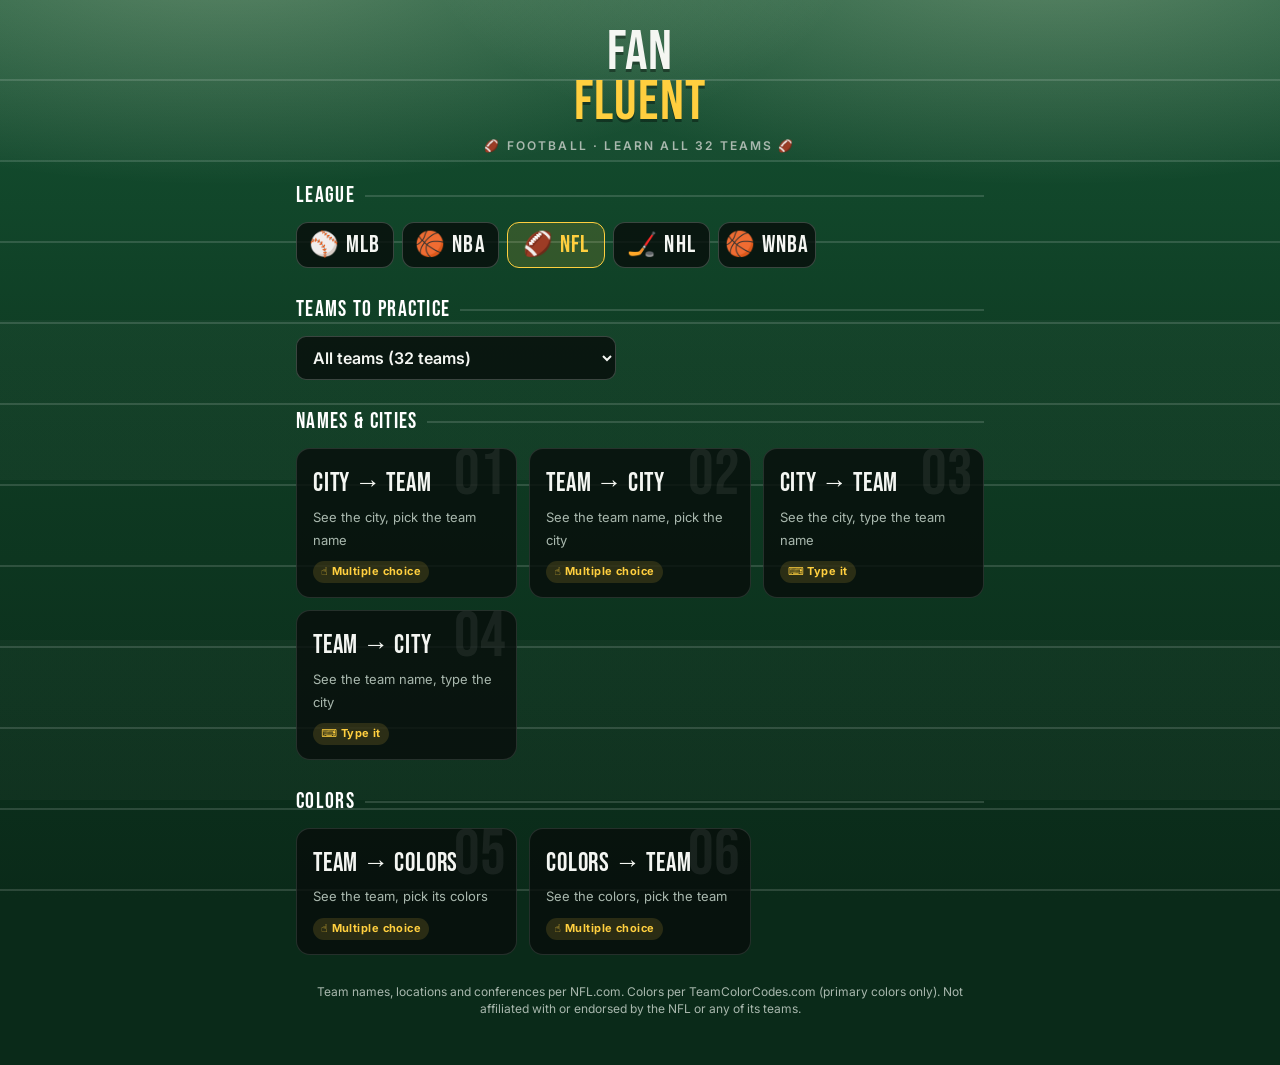
<file: index.html>
<!doctype html>
<html lang="en">
<head>
<meta charset="utf-8">
<meta name="viewport" content="width=device-width, initial-scale=1">
<title>Fan Fluent</title>
<link rel="preconnect" href="https://fonts.googleapis.com">
<link rel="preconnect" href="https://fonts.gstatic.com" crossorigin>
<link href="https://fonts.googleapis.com/css2?family=Bebas+Neue&family=Inter:wght@400;500;600;700&display=swap" rel="stylesheet">
<link rel="stylesheet" href="css/styles.css?v=3">
</head>
<body>
<div class="wrap">
  <header>
    <h1>Fan <span>Fluent</span></h1>
    <div class="sub" id="league-sub">🏈 Football · Learn all 32 teams 🏈</div>
  </header>

  <!-- HOME -->
  <section id="home">
    <div id="league-picker">
      <div class="section-label">League</div>
      <div class="leagues" id="leagues"></div>
    </div>

    <div class="section-label">Teams to practice</div>
    <select id="pool"></select>

    <div class="section-label">Names &amp; cities</div>
    <div class="modes" id="modes-nc"></div>

    <div class="section-label">Colors</div>
    <div class="modes" id="modes-c"></div>
  </section>

  <!-- QUIZ -->
  <section id="quiz" class="hidden">
    <div id="quiz-title"></div>
    <div class="scoreboard">
      <div class="sb"><small>SCORE</small><b id="sb-score">0</b></div>
      <div class="sb"><small>PLAY</small><b id="quiz-count">1/10</b></div>
      <div class="sb"><small>STREAK</small><b id="sb-streak">0</b></div>
    </div>
    <div class="field" aria-hidden="true"><span class="ball" id="ball">🏈</span></div>
    <div class="card" id="qcard">
      <div class="pop" id="pop"></div>
      <div class="prompt-label" id="prompt-label"></div>
      <div id="prompt"></div>
      <div class="hint" id="hint"></div>
      <div id="answer-area"></div>
      <div class="feedback" id="feedback"></div>
      <div class="actions">
        <button class="btn ghost" id="quit">Quit</button>
        <button class="btn ghost hidden" id="idk">IDK</button>
        <button class="btn hidden" id="submit">Check</button>
        <button class="btn hidden" id="next">Next →</button>
      </div>
    </div>
  </section>

  <!-- RESULTS -->
  <section id="results" class="hidden">
    <div class="card">
      <div id="res-title"></div>
      <div class="final">
        <small>FINAL</small>
        <div class="score" id="res-score"></div>
        <div class="grade" id="res-grade"></div>
      </div>
      <div id="res-msg" class="sub"></div>
      <ul class="missed" id="res-missed"></ul>
      <div class="actions">
        <button class="btn ghost" id="home-btn">All modes</button>
        <button class="btn ghost hidden" id="retry-missed">Practice missed</button>
        <button class="btn" id="again">Play again</button>
      </div>
    </div>
  </section>

  <footer id="credits">Team names, locations and conferences per NFL.com. Colors per TeamColorCodes.com (primary colors only). Not affiliated with or endorsed by the NFL or any of its teams.</footer>
</div>
<canvas id="confetti"></canvas>

<script src="js/leagues/mlb.js?v=3"></script>
<script src="js/leagues/nba.js?v=3"></script>
<script src="js/leagues/nfl.js?v=3"></script>
<script src="js/leagues/nhl.js?v=3"></script>
<script src="js/leagues/wnba.js?v=3"></script>
<script src="js/modes.js?v=3"></script>
<script src="js/app.js?v=3"></script>
</body>
</html>
</file>
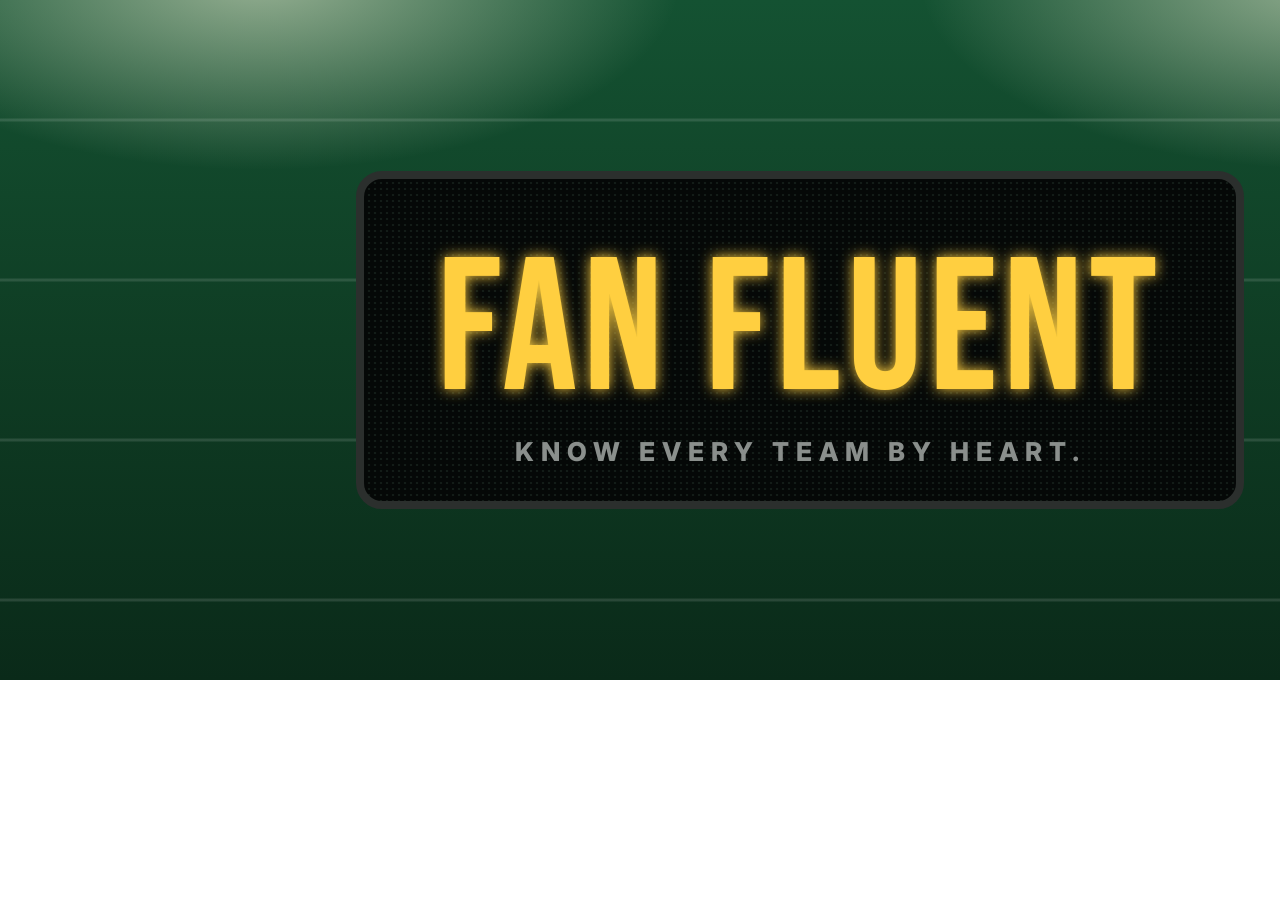
<file: brand/logo.html>
<!doctype html><html><head><meta charset="utf-8">
<title>Fan Fluent logo</title>
<!-- Source for brand/logo.png (1600x680). Re-render: headless Chrome, --window-size=1600,680, then screenshot. -->
<link href="https://fonts.googleapis.com/css2?family=Bebas+Neue&family=Inter:wght@600;800&display=block" rel="stylesheet">
<style>html,body{margin:0}svg{display:block}.bebas{font-family:"Bebas Neue",Impact,sans-serif}.inter{font-family:Inter,sans-serif}</style>
</head><body><svg width="1600" height="680" viewBox="0 0 1600 680" xmlns="http://www.w3.org/2000/svg">
<defs>
 <linearGradient id="turf" x1="0" y1="0" x2="0" y2="1"><stop offset="0" stop-color="#145232"/><stop offset=".5" stop-color="#0f3d24"/><stop offset="1" stop-color="#0a2a19"/></linearGradient>
 <radialGradient id="flood" cx=".5" cy=".5" r=".5"><stop offset="0" stop-color="#fffbe0" stop-opacity=".55"/><stop offset="1" stop-color="#fffbe0" stop-opacity="0"/></radialGradient>
 <filter id="glow" x="-20%" y="-40%" width="140%" height="180%"><feGaussianBlur stdDeviation="7" result="b"/><feMerge><feMergeNode in="b"/><feMergeNode in="SourceGraphic"/></feMerge></filter>
 <pattern id="led" width="6" height="6" patternUnits="userSpaceOnUse"><rect width="6" height="6" fill="#050807"/><circle cx="3" cy="3" r="1.1" fill="#16201b"/></pattern>
</defs>
<rect width="1600" height="680" fill="url(#turf)"/>
<g stroke="rgba(255,255,255,.12)" stroke-width="3"><path d="M0 120 H1600 M0 280 H1600 M0 440 H1600 M0 600 H1600"/></g>
<ellipse cx="260" cy="-20" rx="420" ry="190" fill="url(#flood)"/><ellipse cx="1340" cy="-20" rx="420" ry="190" fill="url(#flood)"/>
<rect x="360" y="175" width="880" height="330" rx="22" fill="url(#led)" stroke="#2b2f2d" stroke-width="8"/>
<text x="800" y="389" text-anchor="middle" class="bebas" font-size="188" letter-spacing="6" fill="#ffcf3f" filter="url(#glow)">FAN FLUENT</text>
<text x="800" y="461" text-anchor="middle" class="inter" font-weight="800" font-size="26" letter-spacing="7" fill="#8a8f8c">KNOW EVERY TEAM BY HEART.</text>
</svg></body></html>
</file>
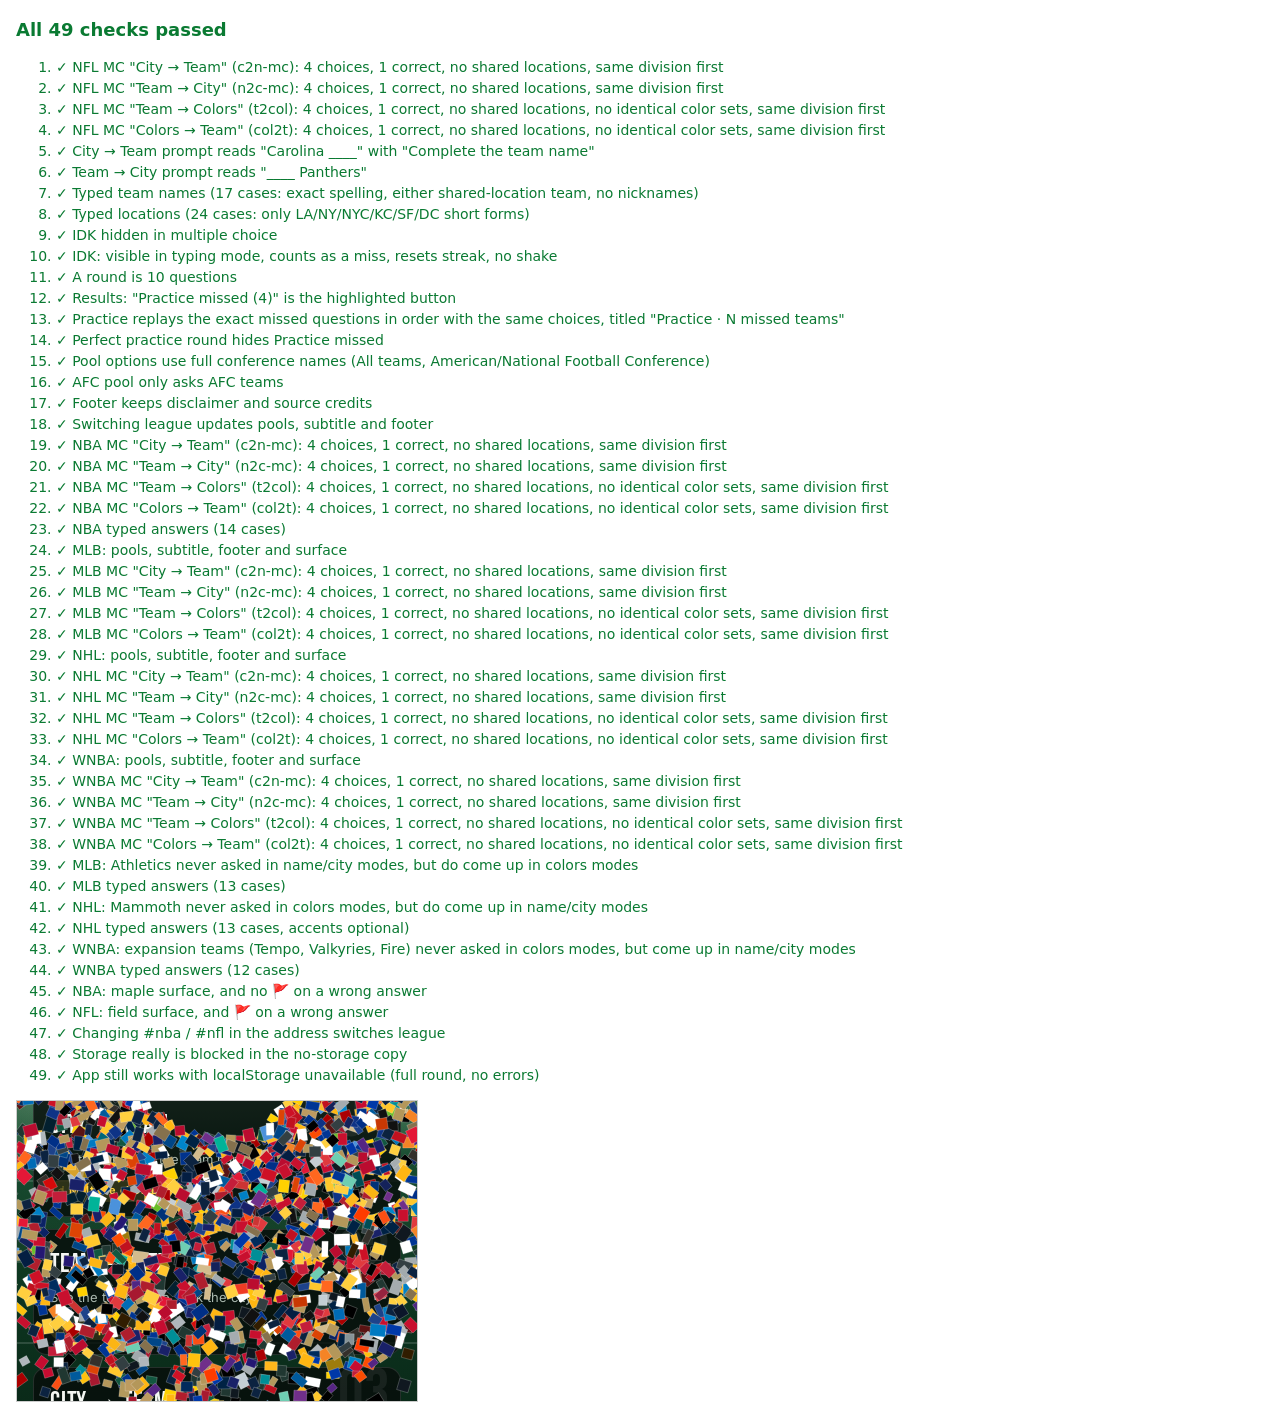
<file: tests/game-test.html>
<!doctype html>
<html lang="en">
<head>
<meta charset="utf-8">
<meta name="viewport" content="width=device-width, initial-scale=1">
<title>Fan Fluent game tests</title>
<style>
  body{font:14px/1.5 system-ui,sans-serif;margin:16px;background:#fff;color:#111}
  .pass{color:#0a7a32} .fail{color:#b00020;font-weight:600}
  #summary{font-size:18px;font-weight:700;margin-bottom:8px}
  iframe{width:400px;height:300px;border:1px solid #ccc;max-width:100%}
</style>
</head>
<body>
<!-- Serve the project folder (e.g. python3 -m http.server) and open /tests/game-test.html.
     It loads the real app in an iframe and checks the game rules from CLAUDE.md. -->
<div id="summary">Running…</div>
<ol id="log"></ol>
<iframe id="app" src="../index.html#nfl"></iframe>
<script>
const results = [];
function check(name, ok, detail){
  results.push({name, ok, detail});
  const li = document.createElement("li");
  li.className = ok ? "pass" : "fail";
  li.textContent = (ok ? "✓ " : "✗ ") + name + (ok || !detail ? "" : " — " + detail);
  document.getElementById("log").appendChild(li);
}

document.getElementById("app").onload = async () => {
  const w = document.getElementById("app").contentWindow;
  const ev = s => w.eval(s); // top-level const/let in the app's scripts are reachable through eval
  try { run(w, ev); } catch(e){ check("test runner crashed", false, e.stack || String(e)); }
  try { await runHashChange(w, ev); } catch(e){ check("hash change", false, e.stack || String(e)); }
  try { await runWithoutStorage(); } catch(e){ check("app works with storage unavailable", false, e.stack || String(e)); }
  const failed = results.filter(r=>!r.ok).length;
  document.getElementById("summary").textContent = failed ? `${failed} of ${results.length} checks failed` : `All ${results.length} checks passed`;
  document.getElementById("summary").className = failed ? "fail" : "pass";
  window.TEST_RESULTS = {passed: results.length - failed, failed, failures: results.filter(r=>!r.ok)};
};

// Loads a second copy of the app where every localStorage access throws.
async function runWithoutStorage(){
  const html = await (await fetch("../index.html")).text();
  const breakStorage = `<base href="${new URL("../", location.href)}"><script>
    window.__errors = []; addEventListener("error", e => __errors.push(e.message));
    Object.defineProperty(window, "localStorage", {get(){ throw new Error("storage blocked"); }});<\/script>`;
  const f = document.createElement("iframe");
  f.srcdoc = html.replace("<head>", "<head>" + breakStorage);
  await new Promise(r => { f.onload = r; document.body.appendChild(f); });
  const w = f.contentWindow, ev = s => w.eval(s);
  let blocked = false; try { w.localStorage; } catch(e){ blocked = true; }
  check("Storage really is blocked in the no-storage copy", blocked);
  ev("start")(ev("MODES")[0]);
  for(let i=0;i<10;i++){ ev("chooseMC")(0); ev("next")(); }
  const ok = !w.__errors.length && !w.document.getElementById("results").classList.contains("hidden");
  check("App still works with localStorage unavailable (full round, no errors)", ok, w.__errors.join("; "));
  f.remove();
}

function run(w, ev){
  const MODES = ev("MODES");
  let TEAMS = ev("TEAMS");
  const $ = id => w.document.getElementById(id);
  const colorKey = t => t.colors.map(c=>c.name).sort().join("|");
  const full = t => t.loc ? `${t.loc} ${t.name}` : t.name;
  const canPlay = (t, m) => m.group==="c" ? !!t.colors : !!t.loc;
  const team = name => TEAMS.find(t=>t.name===name);
  const mode = id => MODES.find(m=>m.id===id);
  const LEAGUES_SURFACE = Object.fromEntries(Object.values(w.LEAGUES).map(L=>[L.id, L.surface]));

  // --- multiple choice: every team, every MC mode, many shuffles (run for each league below) ---
  function mcChecks(league){
  for(const m of MODES.filter(m=>m.type==="mc")){
    const problems = [];
    const playable = TEAMS.filter(t=>canPlay(t, m));
    for(const t of playable){
      for(let r=0;r<15;r++){
        ev("start")(m, [t]);
        const opts = ev("S").opts;
        const correct = opts.filter(o=>ev("isCorrectMC")(o));
        if(opts.some(o=>!canPlay(o, m))) problems.push(`${full(t)}: shows a team that can't play this mode (${opts.map(full).join(", ")})`);
        if(opts.length!==4) problems.push(`${full(t)}: ${opts.length} choices`);
        if(correct.length!==1) problems.push(`${full(t)}: ${correct.length} correct choices`);
        if(new Set(opts.map(o=>o.loc)).size!==4) problems.push(`${full(t)}: two choices share a location (${opts.map(full).join(", ")})`);
        if(m.group==="c" && new Set(opts.map(colorKey)).size!==4) problems.push(`${full(t)}: two choices have the same color names (${opts.map(full).join(", ")})`);
        const sameDivAvail = playable.filter(o=>o!==t && o.div===t.div && o.loc!==t.loc && (m.group!=="c" || colorKey(o)!==colorKey(t))).length;
        const sameDivUsed = opts.filter(o=>o!==t && o.div===t.div).length;
        if(sameDivUsed < Math.min(3, sameDivAvail)) problems.push(`${full(t)}: didn't prefer same-division wrong answers`);
      }
    }
    check(`${league} MC "${m.title}" (${m.id}): 4 choices, 1 correct, no shared locations${m.group==="c"?", no identical color sets":""}, same division first`, !problems.length, [...new Set(problems)].slice(0,5).join("; "));
  }
  }
  mcChecks("NFL");

  // --- prompts are worded "Complete the team name" ---
  ev("start")(mode("c2n-mc"), [team("Panthers")]);
  check('City → Team prompt reads "Carolina ____" with "Complete the team name"', $("prompt").textContent.trim()==="Carolina ____" && $("prompt-label").textContent==="Complete the team name");
  ev("start")(mode("n2c-mc"), [team("Panthers")]);
  check('Team → City prompt reads "____ Panthers"', $("prompt").textContent.trim()==="____ Panthers" && $("prompt-label").textContent==="Complete the team name");

  // --- typed answers ---
  function typed(modeId, teamName, input){
    ev("start")(mode(modeId), [team(teamName)]);
    $("typed").value = input;
    ev("checkTyped")();
    return ev("S").score === 1;
  }
  const nameCases = [
    ["Packers","Packers",true], ["Packers","green bay packers",true], ["Packers","  Green   Bay  PACKERS ",true],
    ["Packers","Pack",false], ["Packers","Packer",false], ["Packers","Packers.",false], ["Packers","Pakers",false],
    ["49ers","49ers",true], ["49ers","San Francisco 49ers",true], ["49ers","Niners",false],
    ["Buccaneers","Bucs",false], ["Buccaneers","Tampa Bay Buccaneers",true],
    ["Giants","Jets",true], ["Giants","New York Jets",true], ["Rams","Chargers",true], ["Jets","Giants",true],
    ["Bills","Dolphins",false],
  ];
  const bad = nameCases.filter(([t,inp,exp])=>typed("c2n-tx",t,inp)!==exp);
  check(`Typed team names (${nameCases.length} cases: exact spelling, either shared-location team, no nicknames)`, !bad.length, bad.map(([t,i,e])=>`${t} ← "${i}" should be ${e?"accepted":"rejected"}`).join("; "));

  const locCases = [
    ["Packers","Green Bay",true], ["Packers","green  bay",true], ["Packers","Greenbay",false], ["Packers","GB",false],
    ["Rams","LA",true], ["Rams","L.A.",true], ["Chargers","Los Angeles",true],
    ["Giants","NY",true], ["Jets","NYC",true], ["Jets","N.Y.",true],
    ["Chiefs","KC",true], ["49ers","SF",true], ["Commanders","DC",true], ["Commanders","Washington DC",true], ["Commanders","Washington, D.C.",true],
    ["Eagles","Philly",false], ["Raiders","Vegas",true], ["Raiders","Las Vegas",true], ["Raiders","LV",false], ["Colts","Indy",false], ["Buccaneers","Tampa",false],
    ["Panthers","Charlotte",false], ["Patriots","Boston",false], ["Panthers","Carolina",true],
  ];
  const badLoc = locCases.filter(([t,inp,exp])=>typed("n2c-tx",t,inp)!==exp);
  check(`Typed locations (${locCases.length} cases: only LA/NY/NYC/KC/SF/DC short forms)`, !badLoc.length, badLoc.map(([t,i,e])=>`${t} ← "${i}" should be ${e?"accepted":"rejected"}`).join("; "));

  // --- IDK: typing modes only, counts as a miss, resets streak, no shake ---
  ev("start")(mode("c2n-mc"), [team("Bills")]);
  check("IDK hidden in multiple choice", $("idk").classList.contains("hidden"));
  ev("start")(mode("c2n-tx"), TEAMS.slice(0,3));
  $("typed").value = "Bills"; ev("checkTyped")(); ev("next")();
  $("typed").value = "Dolphins"; ev("checkTyped")(); ev("next")();
  const streakBefore = ev("S").streak;
  $("qcard").classList.remove("shake");
  $("idk").click();
  const S = ev("S");
  check("IDK: visible in typing mode, counts as a miss, resets streak, no shake", streakBefore===2 && S.streak===0 && S.missed.length===1 && !$("qcard").classList.contains("shake") && $("feedback").textContent.startsWith("No worries"));

  // --- round length and practice-missed replay ---
  w.document.getElementById("pool").value = "all";
  ev("start")(mode("t2col"));
  check("A round is 10 questions", ev("S").queue.length===10);
  const missedNames = [], missedOpts = [];
  for(let i=0;i<10;i++){
    const s = ev("S");
    const wrongIdx = s.opts.findIndex(o=>!ev("isCorrectMC")(o));
    const pick = i%3===0 ? wrongIdx : s.opts.findIndex(o=>ev("isCorrectMC")(o));
    if(i%3===0){ missedNames.push(s.current.name); missedOpts.push(s.opts.map(o=>o.name).join(",")); }
    ev("chooseMC")(pick); ev("next")();
  }
  check(`Results: "Practice missed (${missedNames.length})" is the highlighted button`, $("retry-missed").textContent===`Practice missed (${missedNames.length})` && !$("retry-missed").classList.contains("ghost") && $("again").classList.contains("ghost"));
  $("retry-missed").click();
  const replayNames = [], replayOpts = [];
  for(let i=0;i<missedNames.length;i++){
    const s = ev("S"); replayNames.push(s.current.name); replayOpts.push(s.opts.map(o=>o.name).join(","));
    ev("chooseMC")(s.opts.findIndex(o=>ev("isCorrectMC")(o))); ev("next")();
  }
  check(`Practice replays the exact missed questions in order with the same choices, titled "Practice · N missed teams"`, JSON.stringify(replayNames)===JSON.stringify(missedNames) && JSON.stringify(replayOpts)===JSON.stringify(missedOpts));
  check("Perfect practice round hides Practice missed", $("retry-missed").classList.contains("hidden"));

  // --- pools ---
  const pools = [...$("pool").options].map(o=>o.textContent);
  check("Pool options use full conference names (All teams, American/National Football Conference)", JSON.stringify(pools)===JSON.stringify(["All teams (32 teams)","American Football Conference (16 teams)","National Football Conference (16 teams)"]), pools.join(" | "));
  $("pool").value = "AFC";
  ev("start")(mode("c2n-mc"));
  check("AFC pool only asks AFC teams", ev("S").queue.every(t=>t.conf==="AFC"));
  $("pool").value = "all";

  // --- footer ---
  check("Footer keeps disclaimer and source credits", /Not affiliated with or endorsed by the NFL or any of its teams\./.test($("credits").textContent) && /NFL\.com/.test($("credits").textContent) && /TeamColorCodes\.com/.test($("credits").textContent));

  // --- NBA (same rules, different data) ---
  ev("setLeague")("nba"); TEAMS = ev("TEAMS");
  check("Switching league updates pools, subtitle and footer",
    JSON.stringify([...$("pool").options].map(o=>o.textContent))===JSON.stringify(["All teams (30 teams)","Eastern Conference (15 teams)","Western Conference (15 teams)"])
    && $("league-sub").textContent.includes("Basketball") && /endorsed by the NBA/.test($("credits").textContent));
  mcChecks("NBA");
  const nbaCases = [
    ["c2n-tx","Lakers","Clippers",true], ["c2n-tx","Clippers","Los Angeles Lakers",true], ["c2n-tx","Knicks","Nets",false],
    ["c2n-tx","76ers","Sixers",false], ["c2n-tx","Trail Blazers","trail  blazers",true], ["c2n-tx","Trail Blazers","Blazers",false],
    ["n2c-tx","Warriors","Golden State",true], ["n2c-tx","Warriors","San Francisco",false], ["n2c-tx","Clippers","LA",true],
    ["n2c-tx","Thunder","OKC",true], ["n2c-tx","Thunder","Okla City",false], ["n2c-tx","Knicks","NYC",true], ["n2c-tx","Nets","NY",false], ["n2c-tx","Wizards","D.C.",true],
  ];
  const badNba = nbaCases.filter(([m,t,inp,exp])=>typed(m,t,inp)!==exp);
  check(`NBA typed answers (${nbaCases.length} cases)`, !badNba.length, badNba.map(([m,t,i,e])=>`${t} ← "${i}" should be ${e?"accepted":"rejected"}`).join("; "));
  // --- MLB and NHL ---
  for(const [lid, label, pools] of [["mlb","MLB",["All teams (30 teams)","American League (15 teams)","National League (15 teams)"]], ["nhl","NHL",["All teams (32 teams)","Eastern Conference (16 teams)","Western Conference (16 teams)"]], ["wnba","WNBA",["All teams (15 teams)","Eastern Conference (7 teams)","Western Conference (8 teams)"]]]){
    ev("setLeague")(lid); TEAMS = ev("TEAMS");
    check(`${label}: pools, subtitle, footer and surface`, JSON.stringify([...$("pool").options].map(o=>o.textContent))===JSON.stringify(pools)
      && new RegExp(`endorsed by ${label}|endorsed by the ${label}`).test($("credits").textContent) && w.document.documentElement.dataset.surface===LEAGUES_SURFACE[lid]);
    mcChecks(label);
  }
  ev("setLeague")("mlb"); TEAMS = ev("TEAMS");
  const inRounds = (modeId, name) => { for(let r=0;r<30;r++){ ev("start")(mode(modeId)); if(ev("S").queue.some(t=>t.name===name)) return true; } return false; };
  check("MLB: Athletics never asked in name/city modes, but do come up in colors modes", !inRounds("c2n-mc","Athletics") && !inRounds("n2c-tx","Athletics") && inRounds("t2col","Athletics"));
  const mlbCases = [
    ["c2n-tx","Yankees","Mets",true], ["c2n-tx","Cubs","White Sox",true], ["c2n-tx","Dodgers","Angels",true], ["c2n-tx","Red Sox","Sox",false],
    ["c2n-tx","Blue Jays","bluejays",false], ["c2n-tx","Diamondbacks","D-backs",false],
    ["n2c-tx","Cardinals","St Louis",true], ["n2c-tx","Cardinals","St. Louis",true], ["n2c-tx","Cardinals","Saint Louis",false],
    ["n2c-tx","Rangers","Texas",true], ["n2c-tx","Rangers","Arlington",false], ["n2c-tx","Royals","KC",true], ["n2c-tx","Nationals","DC",true],
  ];
  const badMlb = mlbCases.filter(([m,t,inp,exp])=>typed(m,t,inp)!==exp);
  check(`MLB typed answers (${mlbCases.length} cases)`, !badMlb.length, badMlb.map(([m,t,i,e])=>`${t} ← "${i}" should be ${e?"accepted":"rejected"}`).join("; "));

  ev("setLeague")("nhl"); TEAMS = ev("TEAMS");
  check("NHL: Mammoth never asked in colors modes, but do come up in name/city modes", !inRounds("t2col","Mammoth") && !inRounds("col2t","Mammoth") && inRounds("c2n-mc","Mammoth"));
  const nhlCases = [
    ["n2c-tx","Canadiens","Montréal",true], ["n2c-tx","Canadiens","montreal",true], ["n2c-tx","Golden Knights","Vegas",true], ["n2c-tx","Golden Knights","Las Vegas",true], ["n2c-tx","Golden Knights","LV",false],
    ["n2c-tx","Blues","St. Louis",true], ["n2c-tx","Mammoth","Utah",true], ["n2c-tx","Kings","LA",true], ["n2c-tx","Ducks","LA",false],
    ["c2n-tx","Rangers","Islanders",true], ["c2n-tx","Maple Leafs","Leafs",false], ["c2n-tx","Golden Knights","golden knights",true], ["c2n-tx","Canadiens","Habs",false],
  ];
  const badNhl = nhlCases.filter(([m,t,inp,exp])=>typed(m,t,inp)!==exp);
  check(`NHL typed answers (${nhlCases.length} cases, accents optional)`, !badNhl.length, badNhl.map(([m,t,i,e])=>`${t} ← "${i}" should be ${e?"accepted":"rejected"}`).join("; "));
  ev("setLeague")("wnba"); TEAMS = ev("TEAMS");
  check("WNBA: expansion teams (Tempo, Valkyries, Fire) never asked in colors modes, but come up in name/city modes",
    !inRounds("t2col","Tempo") && !inRounds("col2t","Valkyries") && !inRounds("t2col","Fire") && inRounds("c2n-mc","Tempo") && inRounds("n2c-mc","Valkyries"));
  const wnbaCases = [
    ["c2n-tx","Liberty","New York Liberty",true], ["c2n-tx","Valkyries","Valkyries",true], ["c2n-tx","Valkyries","Valks",false],
    ["n2c-tx","Valkyries","Golden State",true], ["n2c-tx","Valkyries","San Francisco",false], ["n2c-tx","Sun","Connecticut",true], ["n2c-tx","Sun","Uncasville",false],
    ["n2c-tx","Aces","Vegas",true], ["n2c-tx","Aces","Las Vegas",true], ["n2c-tx","Sparks","LA",true], ["n2c-tx","Mystics","D.C.",true], ["n2c-tx","Fever","Indy",false],
  ];
  const badWnba = wnbaCases.filter(([m,t,inp,exp])=>typed(m,t,inp)!==exp);
  check(`WNBA typed answers (${wnbaCases.length} cases)`, !badWnba.length, badWnba.map(([m,t,i,e])=>`${t} ← "${i}" should be ${e?"accepted":"rejected"}`).join("; "));
  ev("setLeague")("nba"); TEAMS = ev("TEAMS");

  typed("c2n-tx","Lakers","Bulls");
  check("NBA: maple surface, and no 🚩 on a wrong answer", w.document.documentElement.dataset.surface==="maple" && $("feedback").textContent.startsWith("Not quite."), $("feedback").textContent);
  ev("setLeague")("nfl"); TEAMS = ev("TEAMS");
  typed("c2n-tx","Bills","Jets");
  check("NFL: field surface, and 🚩 on a wrong answer", w.document.documentElement.dataset.surface==="field" && $("feedback").textContent.startsWith("🚩 Not quite."), $("feedback").textContent);

  ev("goHome")();
}

// Editing the #league part of the address switches league without a reload.
async function runHashChange(w, ev){
  w.location.hash = "nba";
  await new Promise(r => setTimeout(r, 50));
  const toNba = ev("LEAGUE").id==="nba" && !w.document.getElementById("home").classList.contains("hidden");
  w.location.hash = "nfl";
  await new Promise(r => setTimeout(r, 50));
  check("Changing #nba / #nfl in the address switches league", toNba && ev("LEAGUE").id==="nfl");
}
</script>
</body>
</html>
</file>
<file: css/styles.css>
:root{
  --turf:#0f3d24; --turf-deep:#0a2a19; --line:rgba(255,255,255,.14);
  --panel:rgba(8,14,12,.82); --panel-2:rgba(255,255,255,.06); --ink:#f4f6f2; --muted:#a9b8ae;
  --led:#ffcf3f; --accent:#ffcf3f; --accent-ink:#1a1400;
  --good:#3fe07f; --good-bg:rgba(63,224,127,.14); --bad:#ff6b57; --bad-bg:rgba(255,107,87,.14);
  --display:"Bebas Neue",Impact,"Arial Narrow",sans-serif;
}
*{box-sizing:border-box}
html{background:var(--turf-deep)}
body{
  margin:0;color:var(--ink);font:16px/1.45 Inter,system-ui,-apple-system,"Segoe UI",Roboto,sans-serif;min-height:100vh;
  background:
    radial-gradient(ellipse 70% 38% at 18% -6%, rgba(255,250,220,.30), transparent 70%),
    radial-gradient(ellipse 70% 38% at 82% -6%, rgba(255,250,220,.30), transparent 70%),
    repeating-linear-gradient(180deg, transparent 0 79px, var(--line) 79px 81px),
    repeating-linear-gradient(180deg, rgba(255,255,255,.025) 0 160px, transparent 160px 320px),
    linear-gradient(180deg, #145232, var(--turf) 40%, var(--turf-deep));
  background-attachment:fixed;
}
.wrap{max-width:720px;margin:0 auto;padding:28px 16px 48px;position:relative}
header{text-align:center;margin-bottom:22px}
h1{font-family:var(--display);font-weight:400;font-size:56px;line-height:.9;margin:0;letter-spacing:.02em;text-shadow:0 3px 0 rgba(0,0,0,.35)}
h1 span{color:var(--led);display:block}
.sub{color:var(--muted);font-size:14px}
header .sub{margin-top:8px;letter-spacing:.18em;text-transform:uppercase;font-size:12px;font-weight:600}
.card{position:relative;background:var(--panel);border:1px solid rgba(255,255,255,.12);border-radius:16px;padding:22px;box-shadow:0 10px 40px rgba(0,0,0,.45);backdrop-filter:blur(6px);overflow:hidden}
.card::before{content:"";position:absolute;inset:0 0 auto 0;height:6px;background:var(--stripe,linear-gradient(90deg,var(--led),#fff6c8,var(--led)));transition:background .3s}
.section-label{font-family:var(--display);font-size:22px;letter-spacing:.06em;color:#fff;margin:26px 0 10px;display:flex;align-items:center;gap:10px}
.section-label::after{content:"";flex:1;height:2px;background:var(--line)}
.modes{display:grid;grid-template-columns:repeat(auto-fill,minmax(200px,1fr));gap:12px}
.mode{all:unset;cursor:pointer;position:relative;background:var(--panel);border:1px solid rgba(255,255,255,.12);border-radius:14px;padding:16px 16px 14px 16px;transition:transform .12s,border-color .12s,box-shadow .12s;overflow:hidden}
.mode:hover,.mode:focus-visible{border-color:var(--led);transform:translateY(-3px) rotate(-.4deg);box-shadow:0 8px 24px rgba(255,207,63,.18)}
.mode .num{position:absolute;right:10px;top:-6px;font-family:var(--display);font-size:64px;line-height:1;color:rgba(255,255,255,.07)}
.mode b{display:block;font-family:var(--display);font-weight:400;font-size:26px;letter-spacing:.03em;margin-bottom:2px;position:relative}
.mode small{color:var(--muted);font-size:13px;position:relative}
.tag{display:inline-block;font-size:11px;font-weight:700;padding:3px 8px;border-radius:99px;background:rgba(255,207,63,.14);color:var(--led);margin-top:10px;letter-spacing:.04em}
.leagues{display:grid;grid-template-columns:repeat(auto-fit,minmax(78px,1fr));gap:8px;max-width:520px}
.league{all:unset;cursor:pointer;min-height:44px;padding:0 8px;display:inline-flex;align-items:center;justify-content:center;gap:6px;white-space:nowrap;border:1px solid rgba(255,255,255,.2);border-radius:12px;background:var(--panel);font-family:var(--display);font-size:24px;letter-spacing:.05em;transition:border-color .12s,background .12s}
.league:hover,.league:focus-visible{border-color:var(--led)}
.league[aria-pressed="true"]{border-color:var(--led);background:rgba(255,207,63,.14);color:var(--led)}
select{font:inherit;font-weight:600;padding:10px 12px;border-radius:10px;border:1px solid rgba(255,255,255,.2);background:var(--panel);color:var(--ink);width:100%;max-width:320px}
.row{display:flex;align-items:center;justify-content:space-between;gap:12px;flex-wrap:wrap}
/* scoreboard */
.scoreboard{display:grid;grid-template-columns:repeat(3,1fr);gap:8px;background:#050807;border:2px solid #222;border-radius:12px;padding:8px;margin-bottom:12px;box-shadow:inset 0 0 18px rgba(0,0,0,.8),0 6px 20px rgba(0,0,0,.4)}
.sb{text-align:center}
.sb small{display:block;font-size:10px;letter-spacing:.2em;color:#8a8f8c;font-weight:700}
.sb b{display:block;font-family:var(--display);font-weight:400;font-size:34px;line-height:1;color:var(--led);text-shadow:0 0 8px rgba(255,207,63,.65)}
.sb b.hot{color:#ff8a3d;text-shadow:0 0 10px rgba(255,120,40,.8)}
#quiz-title{font-family:var(--display);font-size:20px;letter-spacing:.05em;color:#fff;text-align:center;margin-bottom:8px}
/* field progress */
.field{position:relative;height:34px;border-radius:8px;margin:0 0 16px;overflow:visible;
  background:repeating-linear-gradient(90deg, transparent 0 calc(10% - 1px), rgba(255,255,255,.45) calc(10% - 1px) 10%), linear-gradient(90deg,#9b2335 0 6%,#1d6b3c 6% 94%,#9b2335 94%);
  border:2px solid rgba(255,255,255,.6)}
.field .ball{position:absolute;top:50%;left:6%;transform:translate(-50%,-50%) rotate(-25deg);font-size:24px;transition:left .45s cubic-bezier(.3,1.4,.5,1);filter:drop-shadow(0 2px 2px rgba(0,0,0,.5))}
.prompt-label{color:var(--led);font-size:12px;font-weight:700;letter-spacing:.16em;text-transform:uppercase;margin:6px 0 6px}
.prompt{font-family:var(--display);font-weight:400;font-size:52px;line-height:1;letter-spacing:.02em;margin:0 0 6px}
.hint{color:var(--muted);font-size:13px;margin-bottom:10px}
.options{display:grid;gap:10px;margin-top:16px}
.opt{all:unset;cursor:pointer;display:flex;align-items:center;gap:12px;padding:13px 14px;border:1px solid rgba(255,255,255,.14);border-radius:12px;background:var(--panel-2);font-weight:600;transition:transform .1s,border-color .1s,background .1s}
.opt:hover:not([disabled]),.opt:focus-visible{border-color:var(--led);background:rgba(255,207,63,.08);transform:translateX(3px)}
.opt .k{font-family:var(--display);font-size:18px;color:var(--accent-ink);background:var(--led);border-radius:6px;width:24px;height:24px;display:grid;place-items:center;flex:none}
.opt.correct{background:var(--good-bg);border-color:var(--good);animation:bounce .45s}
.opt.wrong{background:var(--bad-bg);border-color:var(--bad)}
.opt[disabled]{cursor:default}
.swatches{display:flex;gap:6px;flex-wrap:wrap}
.sw{display:flex;flex-direction:column;align-items:center;gap:3px}
.sw i{display:block;width:44px;height:30px;border-radius:6px;border:1px solid rgba(255,255,255,.35)}
.sw span{font-size:11px;color:var(--muted);white-space:nowrap}
.big .sw i{width:76px;height:56px;border-radius:10px;box-shadow:0 4px 12px rgba(0,0,0,.4)}
.big .sw span{font-size:12px}
input[type=text]{font:inherit;font-size:20px;font-weight:600;width:100%;padding:14px 16px;border-radius:12px;border:2px solid rgba(255,255,255,.2);background:rgba(0,0,0,.35);color:var(--ink);margin-top:14px}
input[type=text]:focus{outline:none;border-color:var(--led);box-shadow:0 0 0 4px rgba(255,207,63,.2)}
.btn{all:unset;cursor:pointer;background:var(--led);color:var(--accent-ink);padding:11px 20px;border-radius:12px;font-family:var(--display);font-size:22px;letter-spacing:.05em;text-align:center;box-shadow:0 4px 0 #b88e10;transition:transform .08s,box-shadow .08s}
.btn:active{transform:translateY(3px);box-shadow:0 1px 0 #b88e10}
.btn.ghost{background:transparent;color:var(--ink);border:1px solid rgba(255,255,255,.25);box-shadow:none}
.btn:focus-visible{outline:2px solid #fff;outline-offset:2px}
.feedback{margin-top:14px;padding:12px 14px;border-radius:12px;font-weight:600;display:none}
.feedback.good{display:block;background:var(--good-bg);color:var(--good)}
.feedback.bad{display:block;background:var(--bad-bg);color:var(--bad)}
.actions{display:flex;gap:10px;margin-top:18px;justify-content:flex-end;flex-wrap:wrap}
/* big pop text */
.pop{position:absolute;left:50%;top:42%;transform:translate(-50%,-50%) scale(.4);font-family:var(--display);font-size:64px;white-space:nowrap;pointer-events:none;opacity:0;z-index:5;text-shadow:0 4px 0 rgba(0,0,0,.5)}
.pop.go{animation:pop 1s ease-out forwards}
.pop.good{color:var(--led)} .pop.bad{color:var(--bad);font-size:52px}
.shake{animation:shake .4s}
@keyframes pop{0%{opacity:0;transform:translate(-50%,-50%) scale(.4) rotate(-6deg)}20%{opacity:1;transform:translate(-50%,-50%) scale(1.15) rotate(-3deg)}60%{opacity:1;transform:translate(-50%,-55%) scale(1) rotate(-3deg)}100%{opacity:0;transform:translate(-50%,-75%) scale(1) rotate(-3deg)}}
@keyframes shake{0%,100%{transform:translateX(0)}20%{transform:translateX(-9px)}40%{transform:translateX(8px)}60%{transform:translateX(-6px)}80%{transform:translateX(4px)}}
@keyframes bounce{0%{transform:scale(1)}40%{transform:scale(1.04)}100%{transform:scale(1)}}
/* results */
.final{background:#050807;border:2px solid #222;border-radius:14px;padding:18px;text-align:center;box-shadow:inset 0 0 24px rgba(0,0,0,.9)}
.final small{display:block;font-size:12px;letter-spacing:.3em;color:#8a8f8c;font-weight:700}
.score{font-family:var(--display);font-size:96px;line-height:1;color:var(--led);text-shadow:0 0 14px rgba(255,207,63,.7);margin:4px 0}
.grade{display:inline-block;font-family:var(--display);font-size:26px;letter-spacing:.05em;padding:4px 14px;border-radius:99px;background:rgba(255,207,63,.15);color:var(--led);margin-bottom:6px}
#res-title{font-family:var(--display);font-size:20px;letter-spacing:.05em;color:#fff;text-align:center;margin-bottom:10px}
#res-msg{text-align:center;margin-top:12px}
.missed{list-style:none;padding:0;margin:14px 0 0;display:grid;gap:8px}
.missed li{display:flex;justify-content:space-between;align-items:center;gap:10px;padding:10px 12px;border:1px solid rgba(255,255,255,.14);border-radius:10px;flex-wrap:wrap;background:var(--panel-2)}
.hidden{display:none!important}
#confetti{position:fixed;inset:0;pointer-events:none;z-index:50}
footer{margin-top:28px;color:var(--muted);font-size:12px;text-align:center}
/* basketball (league surface "maple"): a light theme. Bright maple floor with plank seams and an orange key and
   3-point arc at the bottom, so text sitting directly on the background is dark brown and panels are solid */
html[data-surface="maple"]{background:#ddb37c}
[data-surface="maple"]{--panel:#2a1a10}
[data-surface="maple"] body{
  background:
    radial-gradient(ellipse 70% 30% at 50% -6%, rgba(255,255,255,.55), transparent 70%),
    radial-gradient(circle at 50% 108%, transparent 0 150px, rgba(224,89,42,.85) 150px 154px, transparent 154px),
    linear-gradient(90deg, transparent calc(50% - 70px), rgba(224,89,42,.22) calc(50% - 70px) calc(50% + 70px), transparent calc(50% + 70px)) bottom / 100% 14% no-repeat,
    repeating-linear-gradient(180deg, rgba(120,70,30,.16) 0 1px, transparent 1px 30px),
    repeating-linear-gradient(90deg, rgba(255,255,255,.08) 0 180px, rgba(120,70,30,.05) 180px 330px),
    linear-gradient(180deg, #f1d3a6, #e7c391 50%, #ddb37c);
  background-attachment:fixed;
}
[data-surface="maple"] h1, [data-surface="maple"] .section-label, [data-surface="maple"] #quiz-title{color:#2a1a10;text-shadow:none}
[data-surface="maple"] h1 span{color:#d24e1c}
[data-surface="maple"] header .sub, [data-surface="maple"] footer{color:#5b3d26}
[data-surface="maple"] .section-label::after{background:rgba(42,26,16,.2)}
[data-surface="maple"] .league[aria-pressed="true"]{background:linear-gradient(rgba(255,207,63,.16),rgba(255,207,63,.16)),#2a1a10}
[data-surface="maple"] .field{
  border-color:#2a1a10;
  background:
    radial-gradient(circle at 50% 50%, transparent 0 10px, rgba(255,255,255,.85) 10px 12px, transparent 12px),
    linear-gradient(90deg, transparent calc(50% - 1px), rgba(255,255,255,.85) calc(50% - 1px) calc(50% + 1px), transparent calc(50% + 1px)),
    linear-gradient(#e0592a,#e0592a) left center / 12% 60% no-repeat,
    linear-gradient(#e0592a,#e0592a) right center / 12% 60% no-repeat,
    repeating-linear-gradient(90deg, rgba(120,70,30,.14) 0 1px, transparent 1px 22px),
    linear-gradient(180deg, #f1d3a6, #e2bb85);
}

/* women's basketball (league surface "seams"): deep plum with a big orange basketball peeking in from the bottom corner */
html[data-surface="seams"]{background:#160a1c}
[data-surface="seams"] body{
  background:
    radial-gradient(ellipse 60% 30% at 50% -6%, rgba(255,160,90,.20), transparent 70%),
    url("data:image/svg+xml,%3Csvg xmlns='http://www.w3.org/2000/svg' viewBox='0 0 400 400'%3E %3Cg fill='none' stroke='rgba(255,122,48,0.55)' stroke-width='5'%3E %3Ccircle cx='200' cy='200' r='190'/%3E%3Cpath d='M10 200 H390'/%3E%3Cpath d='M200 10 V390'/%3E %3Cpath d='M66 66 C150 140 150 260 66 334'/%3E%3Cpath d='M334 66 C250 140 250 260 334 334'/%3E %3C/g%3E%3C/svg%3E") right -170px bottom -150px / 460px 460px no-repeat,
    linear-gradient(180deg, #33133d, #241029 50%, #160a1c);
  background-attachment:fixed;
}
[data-surface="seams"] .field{
  background:
    radial-gradient(circle at 50% 50%, transparent 0 10px, rgba(255,122,48,.9) 10px 12px, transparent 12px),
    linear-gradient(90deg, transparent calc(50% - 1px), rgba(255,122,48,.9) calc(50% - 1px) calc(50% + 1px), transparent calc(50% + 1px)),
    radial-gradient(ellipse 22% 120% at 0 50%, transparent 0 95%, rgba(255,122,48,.9) 95% 100%, transparent 100%),
    radial-gradient(ellipse 22% 120% at 100% 50%, transparent 0 95%, rgba(255,122,48,.9) 95% 100%, transparent 100%),
    linear-gradient(180deg, #3d1848, #2a1032);
}

/* baseball (league surface "diamond"): a big infield diamond (bases, dirt, mound) rising from the bottom
   under a night-into-sunset sky */
html[data-surface="diamond"]{background:#7a3446}
[data-surface="diamond"] body{
  background:
    radial-gradient(ellipse 34% 14% at 10% 0, rgba(255,240,210,.30), transparent 70%),
    radial-gradient(ellipse 34% 14% at 90% 0, rgba(255,240,210,.30), transparent 70%),
    url("data:image/svg+xml,%3Csvg xmlns='http://www.w3.org/2000/svg' viewBox='0 0 400 400'%3E %3Cpath d='M200 40 L360 200 L200 360 L40 200 Z' fill='rgba(176,112,63,0.34)' stroke='rgba(255,255,255,0.38)' stroke-width='3'/%3E %3Cpath d='M200 120 L280 200 L200 280 L120 200 Z' fill='rgba(40,110,58,0.55)'/%3E %3Ccircle cx='200' cy='200' r='16' fill='rgba(176,112,63,0.6)'/%3E %3Crect x='192' y='32' width='16' height='16' fill='white' transform='rotate(45 200 40)'/%3E %3Crect x='352' y='192' width='16' height='16' fill='white' transform='rotate(45 360 200)'/%3E %3Crect x='32' y='192' width='16' height='16' fill='white' transform='rotate(45 40 200)'/%3E %3Cpath d='M190 352 L210 352 L210 362 L200 370 L190 362 Z' fill='white'/%3E %3C/svg%3E") center bottom -140px / 560px 560px no-repeat,
    radial-gradient(ellipse 90% 40% at 50% 104%, rgba(255,150,80,.38), transparent 70%),
    linear-gradient(180deg, #0a1030 0%, #18194a 30%, #3a1f55 55%, #6a2c52 78%, #8a3a46 100%);
  background-attachment:fixed;
}
[data-surface="diamond"] .field{
  background:
    linear-gradient(#fff,#fff) 28% 50% / 10px 10px no-repeat,
    linear-gradient(#fff,#fff) 50% 50% / 10px 10px no-repeat,
    linear-gradient(#fff,#fff) 72% 50% / 10px 10px no-repeat,
    linear-gradient(90deg, transparent 0 3%, rgba(255,255,255,.85) 3% 3.6%, transparent 3.6% 96.4%, rgba(255,255,255,.85) 96.4% 97%, transparent 97%),
    linear-gradient(180deg, #2f7a3a 0 20%, #b0703f 20% 80%, #2f7a3a 80%);
}

/* hockey (league surface "ice"): a light theme (cool, vs. the NBA's warm maple). A bright ice sheet with red and blue lines,
   so text sitting directly on the background switches to dark navy */
html[data-surface="ice"]{background:#d3e4ef}
[data-surface="ice"]{--panel:#122331}
[data-surface="ice"] body{
  background:
    radial-gradient(ellipse 80% 30% at 50% -4%, rgba(255,255,255,.9), transparent 70%),
    radial-gradient(circle at 50% 50%, transparent 0 128px, rgba(200,16,46,.30) 128px 131px, transparent 131px),
    radial-gradient(circle at 50% 50%, rgba(44,99,196,.45) 0 6px, transparent 6px),
    linear-gradient(180deg, transparent calc(50% - 3px), rgba(200,16,46,.32) calc(50% - 3px) calc(50% + 3px), transparent calc(50% + 3px)),
    linear-gradient(180deg, transparent calc(28% - 7px), rgba(44,99,196,.30) calc(28% - 7px) calc(28% + 7px), transparent calc(28% + 7px)),
    linear-gradient(180deg, transparent calc(72% - 7px), rgba(44,99,196,.30) calc(72% - 7px) calc(72% + 7px), transparent calc(72% + 7px)),
    repeating-linear-gradient(118deg, rgba(255,255,255,.35) 0 1px, transparent 1px 11px),
    repeating-linear-gradient(32deg, rgba(120,160,190,.10) 0 1px, transparent 1px 17px),
    linear-gradient(180deg, #f3f8fb, #e1edf4 50%, #d3e4ef);
  background-attachment:fixed;
}
[data-surface="ice"] h1, [data-surface="ice"] .section-label, [data-surface="ice"] #quiz-title{color:#0b2545;text-shadow:none}
[data-surface="ice"] h1 span{color:#c8102e}
[data-surface="ice"] header .sub, [data-surface="ice"] footer{color:#3d556b}
[data-surface="ice"] .section-label::after{background:rgba(11,37,69,.18)}
[data-surface="ice"] .league[aria-pressed="true"]{background:linear-gradient(rgba(255,207,63,.16),rgba(255,207,63,.16)),#0b2545}
[data-surface="ice"] .field{
  border-color:#0b2545;
  background:
    radial-gradient(circle at 50% 50%, #2c63c4 0 3px, transparent 3px 10px, rgba(44,99,196,.85) 10px 12px, transparent 12px),
    linear-gradient(90deg,
      transparent 0 5%, #c8102e 5% 5.6%, transparent 5.6% 34%, #2c63c4 34% 36%, transparent 36% calc(50% - 2px),
      #c8102e calc(50% - 2px) calc(50% + 2px), transparent calc(50% + 2px) 64%, #2c63c4 64% 66%, transparent 66% 94.4%, #c8102e 94.4% 95%, transparent 95%),
    linear-gradient(180deg, #ffffff, #e8f1f7);
}

@media (max-width:480px){select{max-width:100%;font-size:15px;padding:10px 8px}.leagues{grid-template-columns:repeat(auto-fit,minmax(56px,1fr));gap:6px}.league{flex-direction:column;font-size:18px;gap:0;padding:6px 2px;line-height:1.1;min-height:52px}h1{font-size:46px}.prompt{font-size:40px}.big .sw i{width:58px;height:44px}.score{font-size:76px}.pop,.pop.bad{font-size:44px}}
@media (prefers-reduced-motion:reduce){*{animation:none!important;transition:none!important}}
</file>
